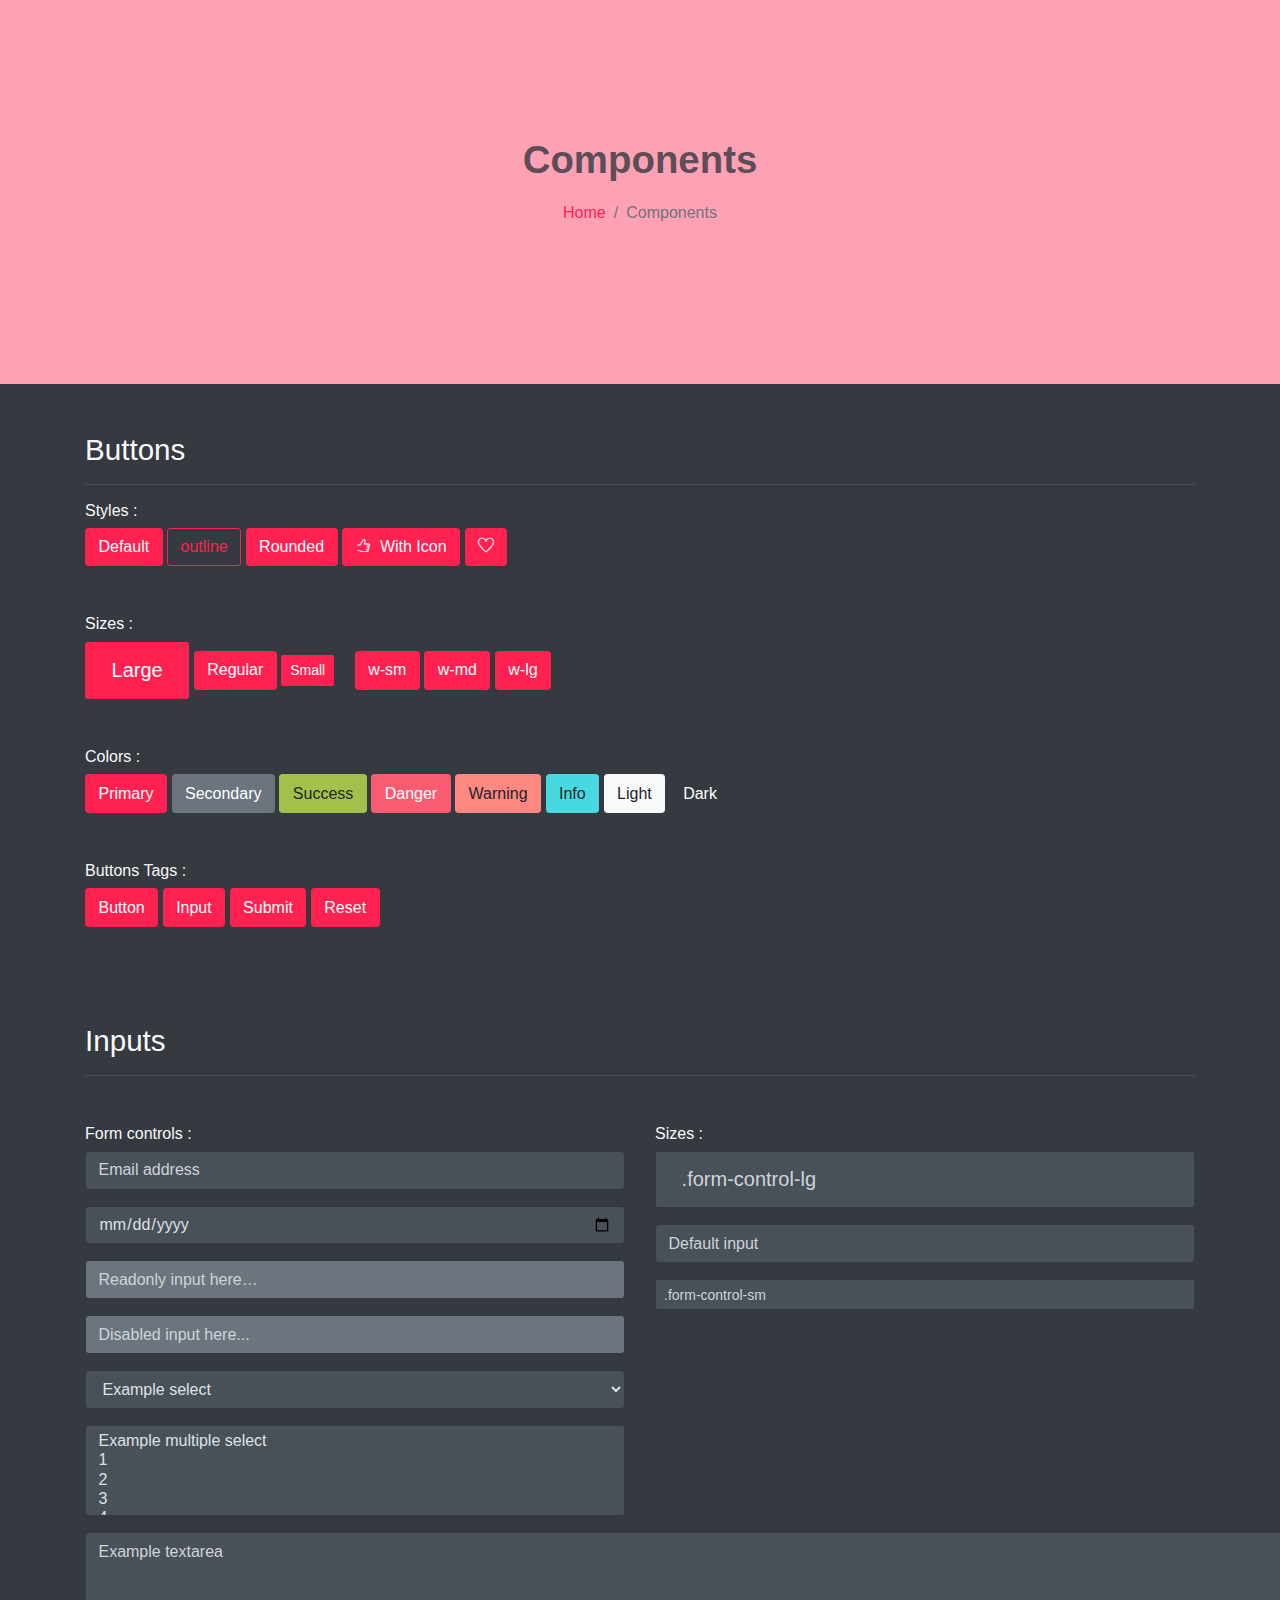
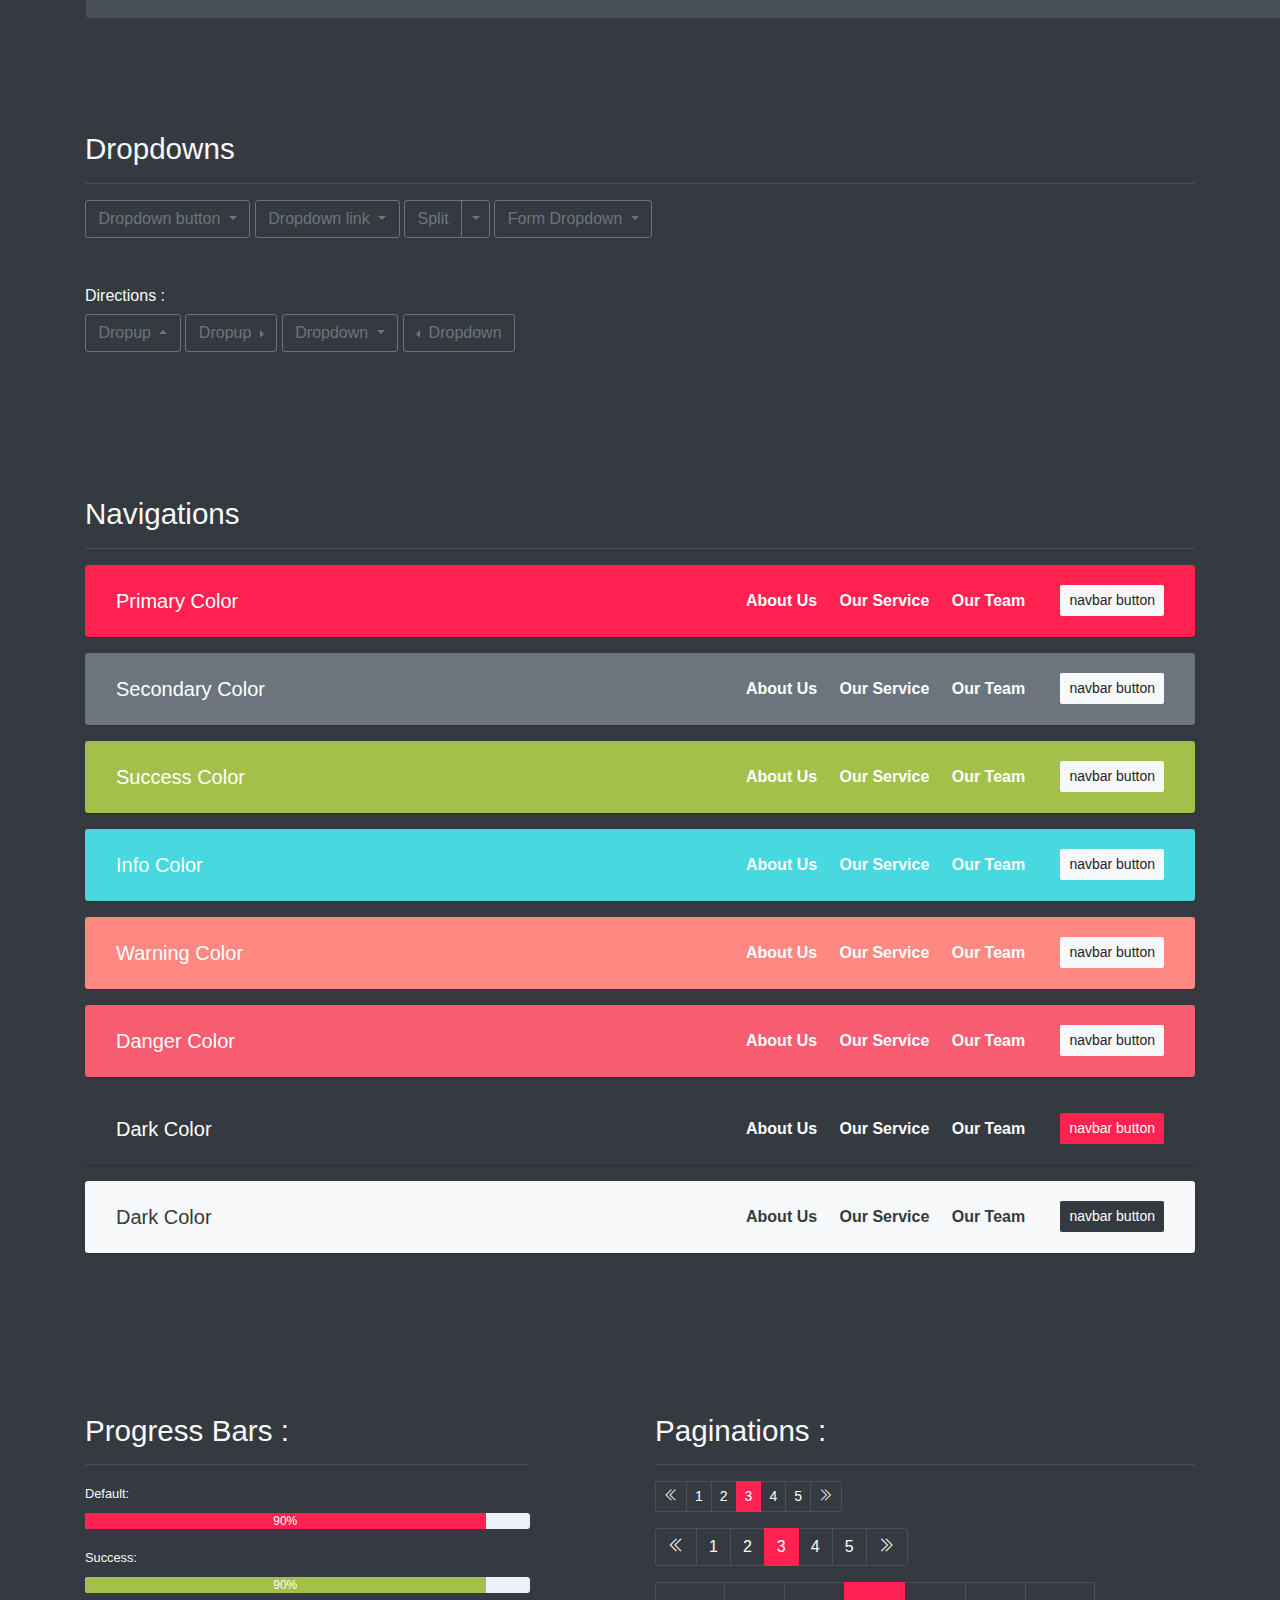
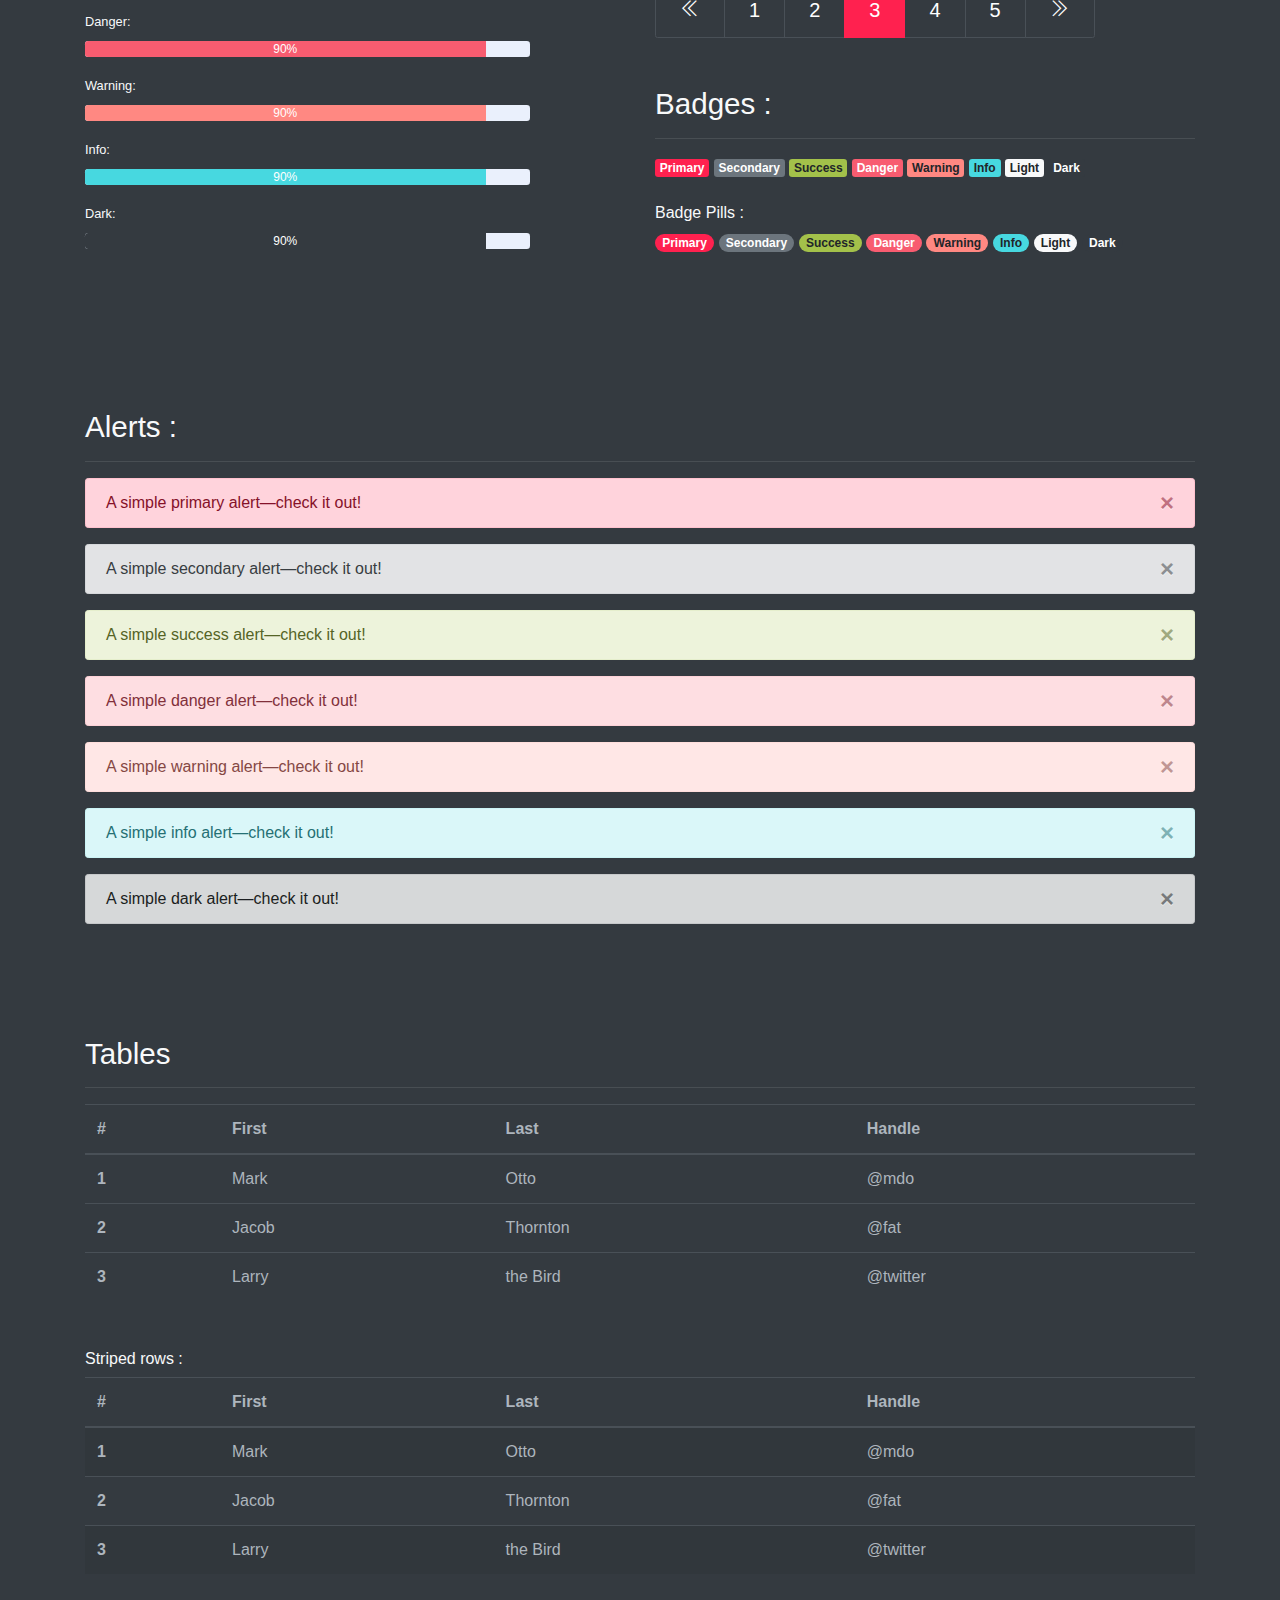
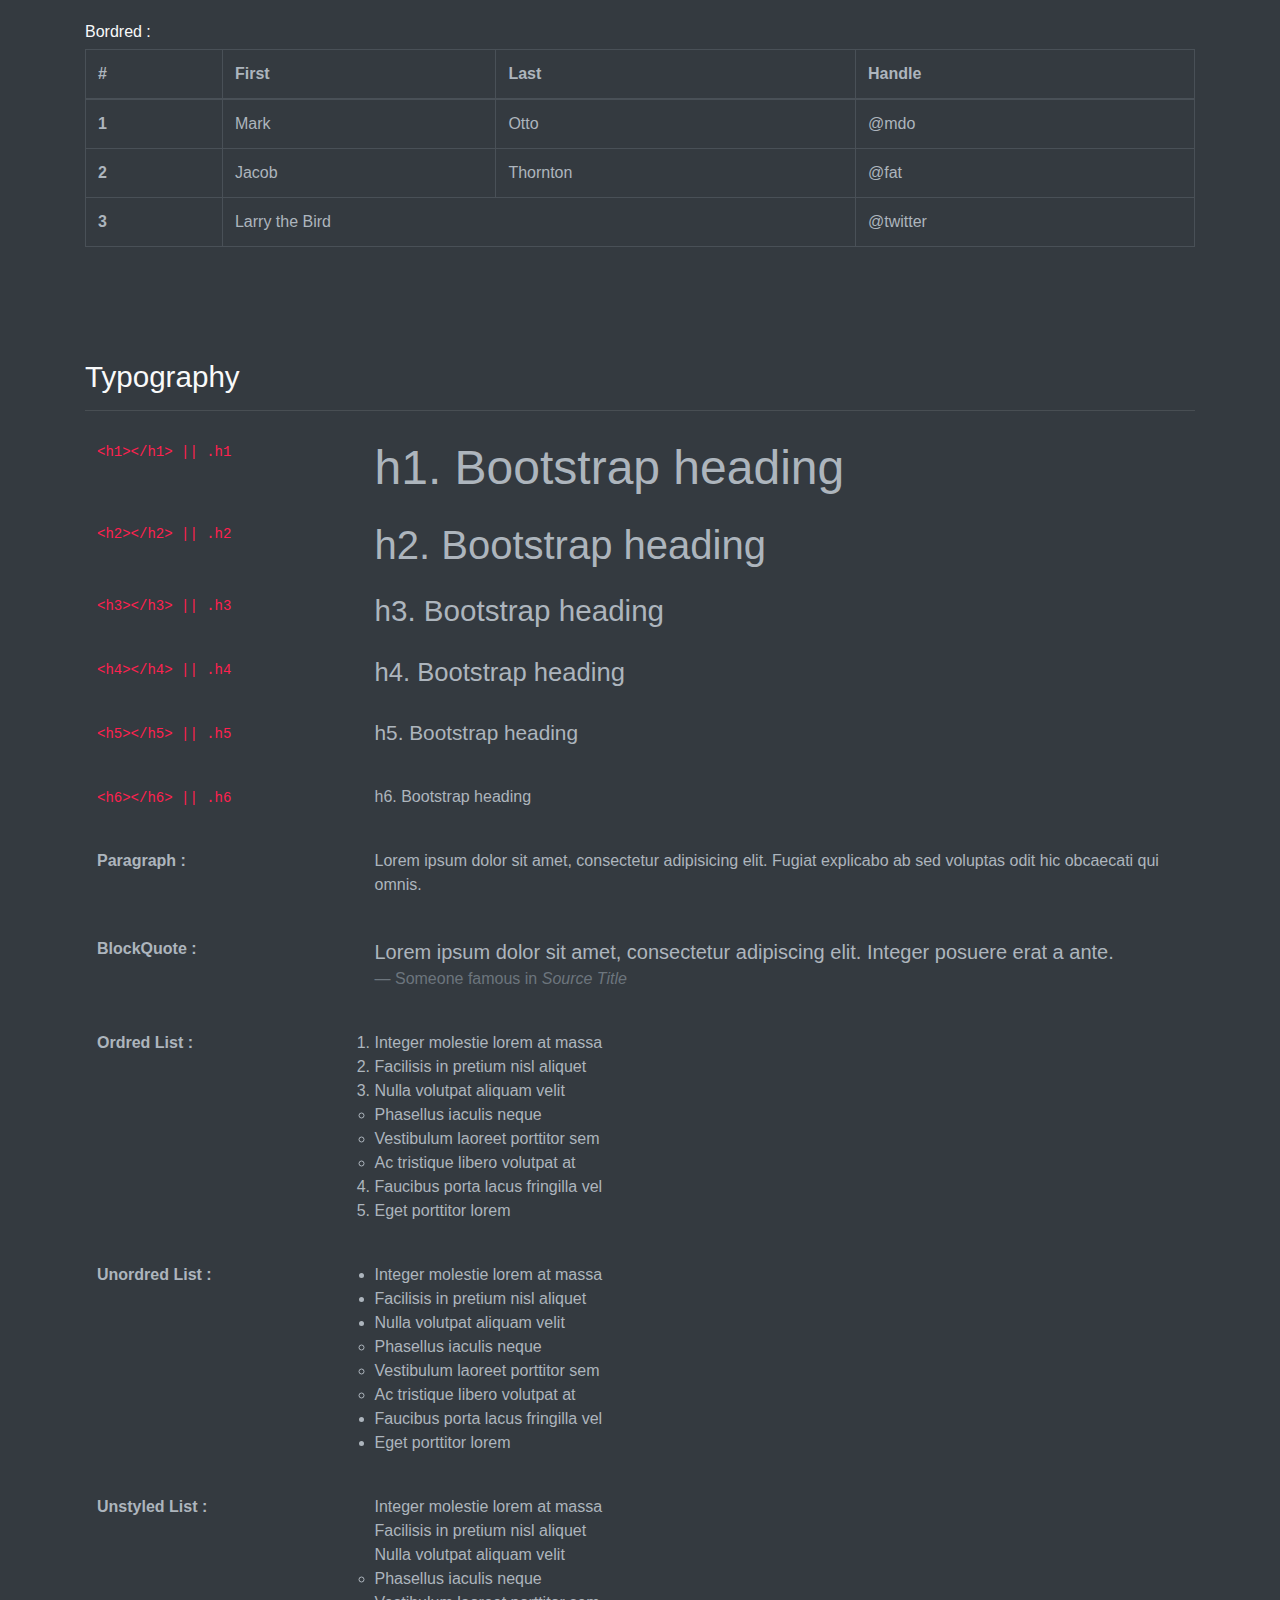
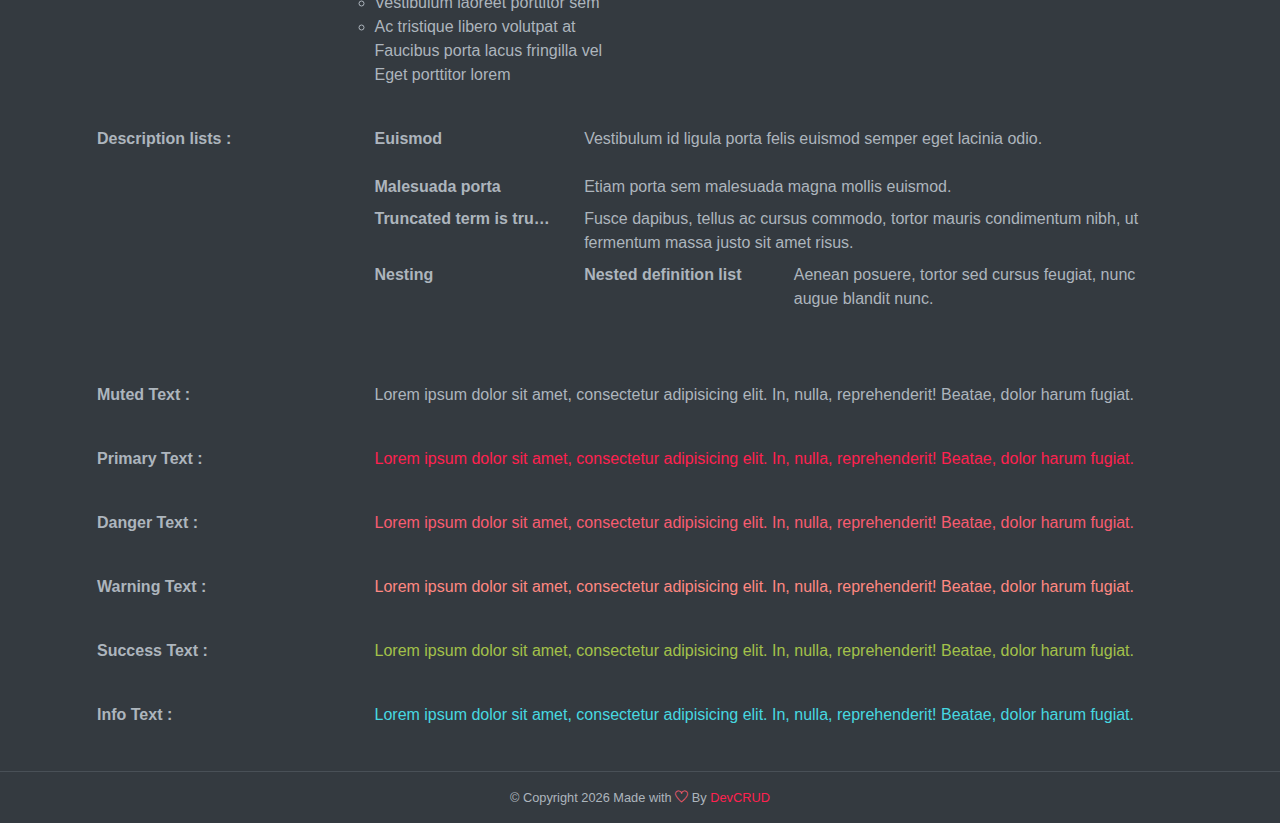
<file: components.html>
<!DOCTYPE html>
<html lang="en">
<head>
   <meta charset="utf-8">
    <meta name="viewport" content="width=device-width, initial-scale=1, shrink-to-fit=no">
    <meta name="description" content="Start your development with FoodHut landing page.">
    <meta name="author" content="Devcrud">
    <title>FoodHut | Free Bootstrap 4.3.x template</title>

   <!-- font icons -->
   <link rel="stylesheet" href="assets/vendors/themify-icons/css/themify-icons.css">

   <!-- Bootstrap + Steller  -->
   <link rel="stylesheet" href="assets/css/foodhut.css">
</head>
<body>

   <!-- Page Header -->
   <header class="header header-mini"> 
      <div class="header-title">Components</div> 
      <nav aria-label="breadcrumb">
         <ol class="breadcrumb">
            <li class="breadcrumb-item"><a href="/">Home</a></li>
            <li class="breadcrumb-item active" aria-current="page">Components</li>
         </ol>
      </nav>
   </header> <!-- End Of Page Header -->

   <!-- main content -->
   <div class="container">

      <!-- Buttons -->
      <h3 class="mt-5">Buttons</h3>
      <hr>
      <h6 class="section-secondary-title">Styles :</h6>
      <button class="btn btn-primary">Default</button>
      <button class="btn btn-outline-primary">outline</button>
      <button class="btn btn-primary rounded">Rounded</button>
      <button class="btn btn-primary rounded"><i class="ti-thumb-up pr-1"></i> With Icon</button>
      <button class="btn btn-primary circle"><i class="ti-heart"></i></button>

      <h6 class="section-secondary-title mt-5">Sizes :</h6>
      <button class="btn btn-primary btn-lg">Large</button>
      <button class="btn btn-primary ">Regular</button>
      <button class="btn btn-primary btn-sm">Small</button>
      <button class="btn btn-primary w-sm ml-3">w-sm</button>
      <button class="btn btn-primary w-md">w-md</button>
      <button class="btn btn-primary w-lg">w-lg</button>

      <h6 class="section-secondary-title mt-5">Colors :</h6>          
      <button type="button" class="btn btn-primary">Primary</button>
      <button type="button" class="btn btn-secondary">Secondary</button>
      <button type="button" class="btn btn-success">Success</button>
      <button type="button" class="btn btn-danger">Danger</button>
      <button type="button" class="btn btn-warning">Warning</button>
      <button type="button" class="btn btn-info">Info</button>
      <button type="button" class="btn btn-light">Light</button>
      <button type="button" class="btn btn-dark">Dark</button>

      <h6 class="section-secondary-title mt-5">Buttons Tags :</h6>
      <button class="btn btn-primary" type="submit">Button</button>
      <input class="btn btn-primary" type="button" value="Input">
      <input class="btn btn-primary" type="submit" value="Submit">
      <input class="btn btn-primary" type="reset" value="Reset">
      
      <!-- devider -->
      <div class="py-5"></div>

      <!-- Inputs -->
      <h3>Inputs</h3>
      <hr>
      <div class="row mt-5">
         <div class="col-md-6">
            <h6 class="section-secondary-title">Form controls :</h6>        
            <div class="form-group">
               <input type="email" class="form-control" id="exampleFormControlInput1" placeholder="Email address">
            </div>
            <div class="form-group">
               <input type="date" class="form-control" id="exampleFormControlInput1" placeholder="Date">
            </div>
            <div class="form-group">
               <input class="form-control" type="text" placeholder="Readonly input here…" readonly>
            </div>
            <div class="form-group">
               <input class="form-control" id="disabledInput" type="text" placeholder="Disabled input here..." disabled>
            </div>
            <div class="form-group">
               <select class="form-control" id="exampleFormControlSelect1">
                  <option>Example select</option>
                  <option>1</option>
                  <option>2</option>
                  <option>3</option>
                  <option>4</option>
                  <option>5</option>
               </select>
            </div>
            <div class="form-group">
               <select multiple class="form-control" id="exampleFormControlSelect2">
                  <option>Example multiple select</option>
                  <option>1</option>
                  <option>2</option>
                  <option>3</option>
                  <option>4</option>
                  <option>5</option>
               </select>
            </div>
            <div class="form-group">
               <textarea class="form-control" id="exampleFormControlTextarea1" rows="3" placeholder="Example textarea"></textarea>
            </div>
         </div>
         <div class="col-md-6">
            <h6 class="section-secondary-title">Sizes :</h6>    
            <div class="form-group">
               <input class="form-control form-control-lg" type="text" placeholder=".form-control-lg">             
            </div>
            <div class="form-group">
               <input class="form-control" type="text" placeholder="Default input">
            </div>
            <div class="form-group">
               <input class="form-control form-control-sm" type="text" placeholder=".form-control-sm"> 
            </div>
         </div>
      </div> <!-- end of inputs -->   

      <!-- devider -->
      <div class="py-5"></div>             

      <!-- Dropdowns -->
      <h3 class="components-section-title font-weight-normal">Dropdowns</h3>
      <hr>
      <div class="dropdown d-inline-block">
         <button class="btn btn-outline-secondary dropdown-toggle" type="button" id="dropdownMenuButton" data-toggle="dropdown" aria-haspopup="true" aria-expanded="false">
         Dropdown button
         </button>
         <div class="dropdown-menu" aria-labelledby="dropdownMenuButton">
         <a class="dropdown-item" href="#">Action</a>
         <a class="dropdown-item" href="#">Another action</a>
         <a class="dropdown-item" href="#">Something else here</a>
         </div>
      </div>
      <div class="dropdown d-inline-block">
         <a class="btn btn-outline-secondary dropdown-toggle" href="#" role="button" id="dropdownMenuLink" data-toggle="dropdown" aria-haspopup="true" aria-expanded="false">
            Dropdown link
         </a>
         <div class="dropdown-menu" aria-labelledby="dropdownMenuLink">
            <a class="dropdown-item" href="#">Action</a>
            <a class="dropdown-item" href="#">Another action</a>
            <a class="dropdown-item" href="#">Something else here</a>
         </div>
      </div>
      <div class="btn-group">
         <button type="button" class="btn btn-outline-secondary">Split</button>
         <button type="button" class="btn btn-outline-secondary dropdown-toggle dropdown-toggle-split" data-toggle="dropdown" aria-haspopup="true" aria-expanded="false">
         <span class="sr-only">Toggle Dropdown</span>
         </button>
         <div class="dropdown-menu">
            <a class="dropdown-item" href="#">Action</a>
            <a class="dropdown-item" href="#">Another action</a>
            <a class="dropdown-item" href="#">Something else here</a>
            <div class="dropdown-divider"></div>
            <a class="dropdown-item" href="#">Separated link</a>
         </div>
      </div>
      <div class="btn-group">
         <button class="btn btn-outline-secondary dropdown-toggle" type="button" id="dropdownMenuButton" data-toggle="dropdown" aria-haspopup="true" aria-expanded="false">
            Form Dropdown
         </button>
         <div class="dropdown-menu form">
            <form class="px-4 py-3">
               <div class="form-group">
                  <input type="email" class="form-control" id="exampleDropdownFormEmail1" placeholder="email@example.com">
               </div>
               <div class="form-group">
                  <input type="password" class="form-control" id="exampleDropdownFormPassword1" placeholder="Password">
               </div>
               <div class="form-check mb-3">
                  <input type="checkbox" class="form-check-input" id="dropdownCheck">
                  <label class="form-check-label" for="dropdownCheck">
                     Remember me
                  </label>
               </div>
               <button type="submit" class="btn btn-primary btn-block">Sign in</button>
            </form>
            <div class="dropdown-divider"></div>
            <a class="dropdown-item" href="#"><small>New around here? Sign up</small></a>
            <a class="dropdown-item" href="#"><small>Forgot password?</small></a>
         </div>
      </div>       
      <h6 class="section-secondary-title mt-5">Directions :</h6>  
      <div class="btn-group dropup">
         <button type="button" class="btn btn-outline-secondary dropdown-toggle" data-toggle="dropdown" aria-haspopup="true" aria-expanded="false">
            Dropup
         </button>
         <div class="dropdown-menu">
            <a class="dropdown-item" href="#">Action</a>
            <a class="dropdown-item" href="#">Another action</a>
            <a class="dropdown-item" href="#">Something else here</a>
            <div class="dropdown-divider"></div>
            <a class="dropdown-item" href="#">Separated link</a>
         </div>
      </div>
      <div class="btn-group dropright">
         <button type="button" class="btn btn-outline-secondary dropdown-toggle" data-toggle="dropdown" aria-haspopup="true" aria-expanded="false">
            Dropup
         </button>
         <div class="dropdown-menu">
            <a class="dropdown-item" href="#">Action</a>
            <a class="dropdown-item" href="#">Another action</a>
            <a class="dropdown-item" href="#">Something else here</a>
            <div class="dropdown-divider"></div>
            <a class="dropdown-item" href="#">Separated link</a>
         </div>
      </div>
      <div class="btn-group">
         <button type="button" class="btn btn-outline-secondary dropdown-toggle" data-toggle="dropdown" aria-haspopup="true" aria-expanded="false">
            Dropdown
         </button>
         <div class="dropdown-menu">
            <a class="dropdown-item" href="#">Action</a>
            <a class="dropdown-item" href="#">Another action</a>
            <a class="dropdown-item" href="#">Something else here</a>
            <div class="dropdown-divider"></div>
            <a class="dropdown-item" href="#">Separated link</a>
         </div>
      </div>
      <div class="btn-group dropleft">
         <button type="button" class="btn btn-outline-secondary dropdown-toggle" data-toggle="dropdown" aria-haspopup="true" aria-expanded="false">
            Dropdown
         </button>
         <div class="dropdown-menu">
            <a class="dropdown-item" href="#">Action</a>
            <a class="dropdown-item" href="#">Another action</a>
            <a class="dropdown-item" href="#">Something else here</a>
            <div class="dropdown-divider"></div>
            <a class="dropdown-item" href="#">Separated link</a>
         </div>
      </div> <!-- end of Dropdowns -->  

      <!-- devider -->
      <div class="py-5"></div>   

      <!-- navbars -->
      <h3 class="components-section-title font-weight-normal mt-5">Navigations</h3>
      <hr>
      <nav class="navbar navbar-expand-sm navbar-dark bg-primary rounded shadow mb-3">
         <div class="container">
            <a class="navbar-brand" href="#">Primary Color</a>
            <button class="navbar-toggler ml-auto" type="button" data-toggle="collapse" data-target="#navbarSupportedContent" aria-controls="navbarSupportedContent" aria-expanded="false" aria-label="Toggle navigation">
            <span class="navbar-toggler-icon"></span>
            </button>
            <div class="collapse navbar-collapse" id="navbarSupportedContent">
               <ul class="navbar-nav ml-auto"> 
                  <li class="nav-item">
                     <a class="nav-link" href="#about">About Us</a>
                  </li>
                  <li class="nav-item">
                     <a class="nav-link" href="#service">Our Service</a>
                  </li>
                  <li class="nav-item">
                     <a class="nav-link" href="#team">Our Team</a>
                  </li>
                  <li class="nav-item">
                     <a href="#book-table" class="ml-4 mt-1 btn btn-light btn-sm">navbar button</a>
                  </li>
               </ul>                       
            </div>
         </div>
      </nav>
      <nav class="navbar navbar-expand-sm navbar-dark bg-secondary rounded shadow mb-3">
         <div class="container">
            <a class="navbar-brand" href="#">Secondary Color</a>
            <button class="navbar-toggler ml-auto" type="button" data-toggle="collapse" data-target="#navbarSupportedContent" aria-controls="navbarSupportedContent" aria-expanded="false" aria-label="Toggle navigation">
            <span class="navbar-toggler-icon"></span>
            </button>
            <div class="collapse navbar-collapse" id="navbarSupportedContent">
               <ul class="navbar-nav ml-auto"> 
                  <li class="nav-item">
                     <a class="nav-link" href="#about">About Us</a>
                  </li>
                  <li class="nav-item">
                     <a class="nav-link" href="#service">Our Service</a>
                  </li>
                  <li class="nav-item">
                     <a class="nav-link" href="#team">Our Team</a>
                  </li>
                  <li class="nav-item">
                     <a href="#book-table" class="ml-4 mt-1 btn btn-light btn-sm">navbar button</a>
                  </li>
               </ul>                       
            </div>
         </div>
      </nav>
      <nav class="navbar navbar-expand-sm navbar-dark bg-success rounded shadow mb-3">
         <div class="container">
            <a class="navbar-brand" href="#">Success Color</a>
            <button class="navbar-toggler ml-auto" type="button" data-toggle="collapse" data-target="#navbarSupportedContent" aria-controls="navbarSupportedContent" aria-expanded="false" aria-label="Toggle navigation">
            <span class="navbar-toggler-icon"></span>
            </button>
            <div class="collapse navbar-collapse" id="navbarSupportedContent">
               <ul class="navbar-nav ml-auto"> 
                  <li class="nav-item">
                     <a class="nav-link" href="#about">About Us</a>
                  </li>
                  <li class="nav-item">
                     <a class="nav-link" href="#service">Our Service</a>
                  </li>
                  <li class="nav-item">
                     <a class="nav-link" href="#team">Our Team</a>
                  </li>
                  <li class="nav-item">
                     <a href="#book-table" class="ml-4 mt-1 btn btn-light btn-sm">navbar button</a>
                  </li>
               </ul>                       
            </div>
         </div>
      </nav>
      <nav class="navbar navbar-expand-sm navbar-dark bg-info rounded shadow mb-3">
         <div class="container">
            <a class="navbar-brand" href="#">Info Color</a>
            <button class="navbar-toggler ml-auto" type="button" data-toggle="collapse" data-target="#navbarSupportedContent" aria-controls="navbarSupportedContent" aria-expanded="false" aria-label="Toggle navigation">
            <span class="navbar-toggler-icon"></span>
            </button>
            <div class="collapse navbar-collapse" id="navbarSupportedContent">
               <ul class="navbar-nav ml-auto"> 
                  <li class="nav-item">
                     <a class="nav-link" href="#about">About Us</a>
                  </li>
                  <li class="nav-item">
                     <a class="nav-link" href="#service">Our Service</a>
                  </li>
                  <li class="nav-item">
                     <a class="nav-link" href="#team">Our Team</a>
                  </li>
                  <li class="nav-item">
                     <a href="#book-table" class="ml-4 mt-1 btn btn-light btn-sm">navbar button</a>
                  </li>
               </ul>                       
            </div>
         </div>
      </nav>
      <nav class="navbar navbar-expand-sm navbar-dark bg-warning rounded shadow mb-3">
         <div class="container">
            <a class="navbar-brand" href="#">Warning Color</a>
            <button class="navbar-toggler ml-auto" type="button" data-toggle="collapse" data-target="#navbarSupportedContent" aria-controls="navbarSupportedContent" aria-expanded="false" aria-label="Toggle navigation">
            <span class="navbar-toggler-icon"></span>
            </button>
            <div class="collapse navbar-collapse" id="navbarSupportedContent">
               <ul class="navbar-nav ml-auto"> 
                  <li class="nav-item">
                     <a class="nav-link" href="#about">About Us</a>
                  </li>
                  <li class="nav-item">
                     <a class="nav-link" href="#service">Our Service</a>
                  </li>
                  <li class="nav-item">
                     <a class="nav-link" href="#team">Our Team</a>
                  </li>
                  <li class="nav-item">
                     <a href="#book-table" class="ml-4 mt-1 btn btn-light btn-sm">navbar button</a>
                  </li>
               </ul>                       
            </div>
         </div>
      </nav>
      <nav class="navbar navbar-expand-sm navbar-dark bg-danger rounded shadow mb-3">
         <div class="container">
            <a class="navbar-brand" href="#">Danger Color</a>
            <button class="navbar-toggler ml-auto" type="button" data-toggle="collapse" data-target="#navbarSupportedContent" aria-controls="navbarSupportedContent" aria-expanded="false" aria-label="Toggle navigation">
            <span class="navbar-toggler-icon"></span>
            </button>
            <div class="collapse navbar-collapse" id="navbarSupportedContent">
               <ul class="navbar-nav ml-auto"> 
                  <li class="nav-item">
                     <a class="nav-link" href="#about">About Us</a>
                  </li>
                  <li class="nav-item">
                     <a class="nav-link" href="#service">Our Service</a>
                  </li>
                  <li class="nav-item">
                     <a class="nav-link" href="#team">Our Team</a>
                  </li>
                  <li class="nav-item">
                     <a href="#book-table" class="ml-4 mt-1 btn btn-light btn-sm">navbar button</a>
                  </li>
               </ul>                       
            </div>
         </div>
      </nav>
      <nav class="navbar navbar-expand-sm navbar-dark bg-dark rounded shadow mb-3">
         <div class="container">
            <a class="navbar-brand" href="#">Dark Color</a>
            <button class="navbar-toggler ml-auto" type="button" data-toggle="collapse" data-target="#navbarSupportedContent" aria-controls="navbarSupportedContent" aria-expanded="false" aria-label="Toggle navigation">
            <span class="navbar-toggler-icon"></span>
            </button>
            <div class="collapse navbar-collapse" id="navbarSupportedContent">
               <ul class="navbar-nav ml-auto"> 
                  <li class="nav-item">
                     <a class="nav-link" href="#about">About Us</a>
                  </li>
                  <li class="nav-item">
                     <a class="nav-link" href="#service">Our Service</a>
                  </li>
                  <li class="nav-item">
                     <a class="nav-link" href="#team">Our Team</a>
                  </li>
                  <li class="nav-item">
                     <a href="#book-table" class="ml-4 mt-1 btn btn-primary btn-sm">navbar button</a>
                  </li>
               </ul>                       
            </div>
         </div>
      </nav>
      <nav class="navbar navbar-expand-sm navbar-light bg-light rounded shadow mb-3">
         <div class="container">
            <a class="navbar-brand" href="#">Dark Color</a>
            <button class="navbar-toggler ml-auto" type="button" data-toggle="collapse" data-target="#navbarSupportedContent" aria-controls="navbarSupportedContent" aria-expanded="false" aria-label="Toggle navigation">
            <span class="navbar-toggler-icon"></span>
            </button>
            <div class="collapse navbar-collapse" id="navbarSupportedContent">
               <ul class="navbar-nav ml-auto"> 
                  <li class="nav-item">
                     <a class="nav-link" href="#about">About Us</a>
                  </li>
                  <li class="nav-item">
                     <a class="nav-link" href="#service">Our Service</a>
                  </li>
                  <li class="nav-item">
                     <a class="nav-link" href="#team">Our Team</a>
                  </li>
                  <li class="nav-item">
                     <a href="#book-table" class="ml-4 mt-1 btn btn-dark btn-sm">navbar button</a>
                  </li>
               </ul>                       
            </div>
         </div>
      </nav>
      <!-- End of navbars -->

      <!-- devider -->
      <div class="py-5"></div>   
      
      <!-- progress bars -->
      <div class="row justify-content-between">
         <div class="col-md-5">
            <h3 class="components-section-title font-weight-normal mt-5">Progress Bars :</h3>
            <hr>
            <small>Default: </small>
            <div class="progress mt-2 mb-3">
               <div class="progress-bar" role="progressbar" style="width: 90%" aria-valuenow="25" aria-valuemin="0" aria-valuemax="100"><span>90%</span></div>
            </div>
            <small>Success:</small>
            <div class="progress mt-2 mb-3">
               <div class="progress-bar bg-success" role="progressbar" style="width: 90%" aria-valuenow="25" aria-valuemin="0" aria-valuemax="100"><span>90%</span></div>
            </div>
            <small>Danger:</small>
            <div class="progress mt-2 mb-3">
               <div class="progress-bar bg-danger" role="progressbar" style="width: 90%" aria-valuenow="25" aria-valuemin="0" aria-valuemax="100"><span>90%</span></div>
            </div>
            <small>Warning:</small>
            <div class="progress mt-2 mb-3">
               <div class="progress-bar bg-warning" role="progressbar" style="width: 90%" aria-valuenow="25" aria-valuemin="0" aria-valuemax="100"><span>90%</span></div>
            </div>
            <small>Info:</small>
            <div class="progress mt-2 mb-3">
               <div class="progress-bar bg-info" role="progressbar" style="width: 90%" aria-valuenow="25" aria-valuemin="0" aria-valuemax="100"><span>90%</span></div>
            </div>
            <small>Dark:</small>
            <div class="progress mt-2 mb-3">
               <div class="progress-bar bg-dark" role="progressbar" style="width: 90%" aria-valuenow="25" aria-valuemin="0" aria-valuemax="100"><span>90%</span></div>
            </div>
         </div>
         <div class="col-md-6">
            <h3 class="components-section-title font-weight-normal mt-5">Paginations :</h3>
            <hr>
            <nav aria-label="Page navigation example">
               <ul class="pagination pagination-sm">
                  <li class="page-item"><a class="page-link" href="#"><i class="ti-angle-double-left"></i></a></li>
                  <li class="page-item"><a class="page-link" href="#">1</a></li>
                  <li class="page-item"><a class="page-link" href="#">2</a></li>
                  <li class="page-item active"><a class="page-link" href="#">3</a></li>
                  <li class="page-item"><a class="page-link" href="#">4</a></li>
                  <li class="page-item"><a class="page-link" href="#">5</a></li>
                  <li class="page-item"><a class="page-link" href="#"><i class="ti-angle-double-right"></i></a></li>
               </ul>
            </nav>
            <nav aria-label="Page navigation example">
               <ul class="pagination">
               <li class="page-item"><a class="page-link" href="#"><i class="ti-angle-double-left"></i></a></li>
                  <li class="page-item"><a class="page-link" href="#">1</a></li>
                  <li class="page-item"><a class="page-link" href="#">2</a></li>
                  <li class="page-item active"><a class="page-link" href="#">3</a></li>
                  <li class="page-item"><a class="page-link" href="#">4</a></li>
                  <li class="page-item"><a class="page-link" href="#">5</a></li>
                  <li class="page-item"><a class="page-link" href="#"><i class="ti-angle-double-right"></i></a></li>
               </ul>
            </nav>
            <nav aria-label="Page navigation example">
               <ul class="pagination pagination-lg">
                  <li class="page-item"><a class="page-link" href="#"><i class="ti-angle-double-left"></i></a></li>
                  <li class="page-item"><a class="page-link" href="#">1</a></li>
                  <li class="page-item"><a class="page-link" href="#">2</a></li>
                  <li class="page-item active"><a class="page-link" href="#">3</a></li>
                  <li class="page-item"><a class="page-link" href="#">4</a></li>
                  <li class="page-item"><a class="page-link" href="#">5</a></li>
                  <li class="page-item"><a class="page-link" href="#"><i class="ti-angle-double-right"></i></a></li>
               </ul>
            </nav>

            <!-- Badges -->
            <h3 class="components-section-title font-weight-normal mt-5">Badges :</h3>
            <hr>
            <span class="badge badge-primary">Primary</span>
            <span class="badge badge-secondary">Secondary</span>
            <span class="badge badge-success">Success</span>
            <span class="badge badge-danger">Danger</span>
            <span class="badge badge-warning">Warning</span>
            <span class="badge badge-info">Info</span>
            <span class="badge badge-light">Light</span>
            <span class="badge badge-dark">Dark</span>
            <h6 class="section-secondary-title mt-4 mb-2">Badge Pills :</h6>
            <span class="badge badge-pill badge-primary">Primary</span>
            <span class="badge badge-pill badge-secondary">Secondary</span>
            <span class="badge badge-pill badge-success">Success</span>
            <span class="badge badge-pill badge-danger">Danger</span>
            <span class="badge badge-pill badge-warning">Warning</span>
            <span class="badge badge-pill badge-info">Info</span>
            <span class="badge badge-pill badge-light">Light</span>
            <span class="badge badge-pill badge-dark">Dark</span>
         </div>
      </div> <!-- End of Progress bars -->

      <!-- devider -->
      <div class="py-5"></div>  

      <!-- Alerts -->
      <h3 class="components-section-title font-weight-normal mt-5">Alerts :</h3>
      <hr>
      <div class="alert alert-primary alert-dismissible fade show" role="alert">
         A simple primary alert—check it out!
         <button type="button" class="close" data-dismiss="alert" aria-label="Close">
            <span aria-hidden="true">&times;</span>
         </button>
      </div>
      <div class="alert alert-secondary alert-dismissible fade show" role="alert">
         A simple secondary alert—check it out!
         <button type="button" class="close" data-dismiss="alert" aria-label="Close">
            <span aria-hidden="true">&times;</span>
         </button>
      </div>
      <div class="alert alert-success alert-dismissible fade show" role="alert">
         A simple success alert—check it out!
         <button type="button" class="close" data-dismiss="alert" aria-label="Close">
            <span aria-hidden="true">&times;</span>
         </button>
      </div>
      <div class="alert alert-danger alert-dismissible fade show" role="alert">
         A simple danger alert—check it out!
         <button type="button" class="close" data-dismiss="alert" aria-label="Close">
            <span aria-hidden="true">&times;</span>
         </button>
      </div>
      <div class="alert alert-warning alert-dismissible fade show" role="alert">
         A simple warning alert—check it out!
         <button type="button" class="close" data-dismiss="alert" aria-label="Close">
            <span aria-hidden="true">&times;</span>
         </button>
      </div>
      <div class="alert alert-info alert-dismissible fade show" role="alert">
         A simple info alert—check it out!
         <button type="button" class="close" data-dismiss="alert" aria-label="Close">
            <span aria-hidden="true">&times;</span>
         </button>
      </div>
      <div class="alert alert-dark alert-dismissible fade show" role="alert">
         A simple dark alert—check it out!
         <button type="button" class="close" data-dismiss="alert" aria-label="Close">
            <span aria-hidden="true">&times;</span>
         </button>
      </div>
      <!-- end of alerts -->

      <!-- devider -->
      <div class="py-5"></div> 
   
      <!-- tables -->
      <h3 class="components-section-title">Tables</h3>
      <hr>
      <table class="table">
         <thead>
            <tr>
               <th scope="col">#</th>
               <th scope="col">First</th>
               <th scope="col">Last</th>
               <th scope="col">Handle</th>
            </tr>
         </thead>
         <tbody>
            <tr>
               <th scope="row">1</th>
               <td>Mark</td>
               <td>Otto</td>
               <td>@mdo</td>
            </tr>
            <tr>
               <th scope="row">2</th>
               <td>Jacob</td>
               <td>Thornton</td>
               <td>@fat</td>
            </tr>
            <tr>
               <th scope="row">3</th>
               <td>Larry</td>
               <td>the Bird</td>
               <td>@twitter</td>
            </tr>
         </tbody>
      </table>

      <h6 class="section-secondary-title mt-5">Striped rows :</h6>
      <table class="table table-striped">
         <thead>
            <tr>
               <th scope="col">#</th>
               <th scope="col">First</th>
               <th scope="col">Last</th>
               <th scope="col">Handle</th>
            </tr>
         </thead>
         <tbody>
            <tr>
               <th scope="row">1</th>
               <td>Mark</td>
               <td>Otto</td>
               <td>@mdo</td>
            </tr>
            <tr>
               <th scope="row">2</th>
               <td>Jacob</td>
               <td>Thornton</td>
               <td>@fat</td>
            </tr>
            <tr>
               <th scope="row">3</th>
               <td>Larry</td>
               <td>the Bird</td>
               <td>@twitter</td>
            </tr>
         </tbody>
      </table>

      <h6 class="section-secondary-title mt-5">Bordred :</h6>
      <table class="table table-bordered">
         <thead>
            <tr>
               <th scope="col">#</th>
               <th scope="col">First</th>
               <th scope="col">Last</th>
               <th scope="col">Handle</th>
            </tr>
         </thead>
         <tbody>
            <tr>
               <th scope="row">1</th>
               <td>Mark</td>
               <td>Otto</td>
               <td>@mdo</td>
            </tr>
            <tr>
               <th scope="row">2</th>
               <td>Jacob</td>
               <td>Thornton</td>
               <td>@fat</td>
            </tr>
            <tr>
               <th scope="row">3</th>
               <td colspan="2">Larry the Bird</td>
               <td>@twitter</td>
            </tr>
         </tbody>
      </table>
      <!-- end of tables -->

      <!-- devider -->
      <div class="py-5"></div> 

      <!-- typography -->
      <h3 class="components-section-title">Typography</h3>
      <hr>
      
      <table class="table table-borderless v-align-center">
         <tbody>
            <tr>
               <td>
                  <p><code class="highlighter-rouge">&lt;h1&gt;&lt;/h1&gt; || .h1</code></p>
               </td>
               <td class="w-75"><span class="h1">h1. Bootstrap heading</span></td>
            </tr>
            <tr>
               <td>
                  <p><code class="highlighter-rouge">&lt;h2&gt;&lt;/h2&gt; || .h2</code></p>
               </td>
               <td><span class="h2">h2. Bootstrap heading</span></td>
            </tr>
            <tr>
               <td>
                  <p><code class="highlighter-rouge">&lt;h3&gt;&lt;/h3&gt; || .h3</code></p>
               </td>
               <td><span class="h3">h3. Bootstrap heading</span></td>
            </tr>
            <tr>
               <td>
                  <p><code class="highlighter-rouge">&lt;h4&gt;&lt;/h4&gt; || .h4</code></p>
               </td>
               <td><span class="h4">h4. Bootstrap heading</span></td>
            </tr>
            <tr>
               <td>
                  <p><code class="highlighter-rouge">&lt;h5&gt;&lt;/h5&gt; || .h5</code></p>
               </td>
               <td><span class="h5">h5. Bootstrap heading</span></td>
            </tr>
            <tr>
               <td>
                  <p><code class="highlighter-rouge">&lt;h6&gt;&lt;/h6&gt; || .h6</code></p>
               </td>
               <td><span class="h6">h6. Bootstrap heading</span></td>
            </tr>
            <tr>
               <td>
                  <p class="font-weight-bold text-muted">Paragraph :</p>
               </td>
               <td><p>Lorem ipsum dolor sit amet, consectetur adipisicing elit. Fugiat explicabo ab sed voluptas odit hic obcaecati qui omnis.</p></td>
            </tr>
            <tr>
               <td>
                  <p class="font-weight-bold text-muted">BlockQuote :</p>
               </td>
               <td>
                  <blockquote class="blockquote">
                     <p class="mb-0">Lorem ipsum dolor sit amet, consectetur adipiscing elit. Integer posuere erat a ante.</p>
                     <footer class="blockquote-footer">Someone famous in <cite title="Source Title">Source Title</cite></footer>
                  </blockquote>
               </td>
            </tr>
            <tr>
               <td><p class="font-weight-bold text-muted">Ordred List :</p></td>
               <td>
                  <ol>
                     <li>Integer molestie lorem at massa</li>
                     <li>Facilisis in pretium nisl aliquet</li>
                     <li>Nulla volutpat aliquam velit
                        <ul>
                           <li>Phasellus iaculis neque</li>
                           <li>Vestibulum laoreet porttitor sem</li>
                           <li>Ac tristique libero volutpat at</li>
                        </ul>
                     </li>
                     <li>Faucibus porta lacus fringilla vel</li>
                     <li>Eget porttitor lorem</li>
                  </ol>
               </td>
            </tr>
            <tr>
               <td><p class="font-weight-bold text-muted">Unordred List :</p></td>
               <td>
                  <ul >
                     <li>Integer molestie lorem at massa</li>
                     <li>Facilisis in pretium nisl aliquet</li>
                     <li>Nulla volutpat aliquam velit
                        <ul>
                           <li>Phasellus iaculis neque</li>
                           <li>Vestibulum laoreet porttitor sem</li>
                           <li>Ac tristique libero volutpat at</li>
                        </ul>
                     </li>
                     <li>Faucibus porta lacus fringilla vel</li>
                     <li>Eget porttitor lorem</li>
                  </ul>
               </td>
            </tr>
            <tr>
               <td><p class="font-weight-bold text-muted">Unstyled List :</p></td>
               <td>
                  <ul class="list-unstyled">
                     <li>Integer molestie lorem at massa</li>
                     <li>Facilisis in pretium nisl aliquet</li>
                     <li>Nulla volutpat aliquam velit
                        <ul>
                           <li>Phasellus iaculis neque</li>
                           <li>Vestibulum laoreet porttitor sem</li>
                           <li>Ac tristique libero volutpat at</li>
                        </ul>
                     </li>
                     <li>Faucibus porta lacus fringilla vel</li>
                     <li>Eget porttitor lorem</li>
                  </ul>
               </td>
            </tr>
            <tr>
               <td class="font-weight-bold text-muted">Description lists : </td>
               <td>
                  <dl class="row">
                     <dt class="col-sm-3">Euismod</dt>
                     <dd class="col-sm-9">
                        <p>Vestibulum id ligula porta felis euismod semper eget lacinia odio.</p>
                     </dd>

                     <dt class="col-sm-3">Malesuada porta</dt>
                     <dd class="col-sm-9">Etiam porta sem malesuada magna mollis euismod.</dd>

                     <dt class="col-sm-3 text-truncate">Truncated term is truncated</dt>
                     <dd class="col-sm-9">Fusce dapibus, tellus ac cursus commodo, tortor mauris condimentum nibh, ut fermentum massa justo sit amet risus.</dd>

                     <dt class="col-sm-3">Nesting</dt>
                     <dd class="col-sm-9">
                        <dl class="row">
                           <dt class="col-sm-4">Nested definition list</dt>
                           <dd class="col-sm-8">Aenean posuere, tortor sed cursus feugiat, nunc augue blandit nunc.</dd>
                        </dl>
                     </dd>
                  </dl>
               </td>
            </tr>
            <tr>
               <td>
                  <p class="font-weight-bold text-muted">Muted Text :</p>
               </td>
               <td>
                  <p class="text-muted">Lorem ipsum dolor sit amet, consectetur adipisicing elit. In, nulla, reprehenderit! Beatae, dolor harum fugiat.</p>
               </td>
            </tr>
            <tr>
               <td>
                  <p class="font-weight-bold text-muted">Primary Text :</p>
               </td>
               <td>
                  <p class="text-primary">Lorem ipsum dolor sit amet, consectetur adipisicing elit. In, nulla, reprehenderit! Beatae, dolor harum fugiat.</p>
               </td>
            </tr>
            <tr>
               <td>
                  <p class="font-weight-bold text-muted">Danger Text :</p>
               </td>
               <td>
                  <p class="text-danger">Lorem ipsum dolor sit amet, consectetur adipisicing elit. In, nulla, reprehenderit! Beatae, dolor harum fugiat.</p>
               </td>
            </tr>
            <tr>
               <td>
                  <p class="font-weight-bold text-muted">Warning Text :</p>
               </td>
               <td>
                  <p class="text-warning">Lorem ipsum dolor sit amet, consectetur adipisicing elit. In, nulla, reprehenderit! Beatae, dolor harum fugiat.</p>
               </td>
            </tr>
            <tr>
               <td>
                  <p class="font-weight-bold text-muted">Success Text :</p>
               </td>
               <td>
                  <p class="text-success">Lorem ipsum dolor sit amet, consectetur adipisicing elit. In, nulla, reprehenderit! Beatae, dolor harum fugiat.</p>
               </td>
            </tr>
            <tr>
               <td>
                  <p class="font-weight-bold text-muted">Info Text :</p>
               </td>
               <td>
                  <p class="text-info">Lorem ipsum dolor sit amet, consectetur adipisicing elit. In, nulla, reprehenderit! Beatae, dolor harum fugiat.</p>
               </td>
            </tr>
         </tbody>
      </table>
   </div>
   <!-- end of typography -->

   <!-- Page Footer -->
   <div class="bg-dark text-light text-center border-top wow fadeIn">
        <p class="mb-0 py-3 text-muted small">&copy; Copyright <script>document.write(new Date().getFullYear())</script> Made with <i class="ti-heart text-danger"></i> By <a href="http://devcrud.com">DevCRUD</a></p>
    </div>
    <!-- End of Page Footer -->
   
   <!-- core  -->
   <script src="assets/vendors/jquery/jquery-3.4.1.js"></script>
   <script src="assets/vendors/bootstrap/bootstrap.bundle.js"></script>

</body>
</html>
</file>
<file: assets/vendors/themify-icons/css/themify-icons.css>
@font-face {
	font-family: 'themify';
	src:url("../fonts/themify.eot?-fvbane");
	src:url("../fonts/themify.eot?#iefix-fvbane") format("embedded-opentype"),
		url("../fonts/themify.woff?-fvbane") format("woff"),
		url("../fonts/themify.ttf?-fvbane") format("truetype"),
		url("../fonts/themify.svg?-fvbane#themify") format("svg");
	font-weight: normal;
	font-style: normal;
}

[class^="ti-"], [class*=" ti-"] {
	font-family: 'themify';
	speak: none;
	font-style: normal;
	font-weight: normal;
	font-variant: normal;
	text-transform: none;
	line-height: 1;

	/* Better Font Rendering =========== */
	-webkit-font-smoothing: antialiased;
	-moz-osx-font-smoothing: grayscale;
}

.ti-wand:before {
	content: "\e600";
}
.ti-volume:before {
	content: "\e601";
}
.ti-user:before {
	content: "\e602";
}
.ti-unlock:before {
	content: "\e603";
}
.ti-unlink:before {
	content: "\e604";
}
.ti-trash:before {
	content: "\e605";
}
.ti-thought:before {
	content: "\e606";
}
.ti-target:before {
	content: "\e607";
}
.ti-tag:before {
	content: "\e608";
}
.ti-tablet:before {
	content: "\e609";
}
.ti-star:before {
	content: "\e60a";
}
.ti-spray:before {
	content: "\e60b";
}
.ti-signal:before {
	content: "\e60c";
}
.ti-shopping-cart:before {
	content: "\e60d";
}
.ti-shopping-cart-full:before {
	content: "\e60e";
}
.ti-settings:before {
	content: "\e60f";
}
.ti-search:before {
	content: "\e610";
}
.ti-zoom-in:before {
	content: "\e611";
}
.ti-zoom-out:before {
	content: "\e612";
}
.ti-cut:before {
	content: "\e613";
}
.ti-ruler:before {
	content: "\e614";
}
.ti-ruler-pencil:before {
	content: "\e615";
}
.ti-ruler-alt:before {
	content: "\e616";
}
.ti-bookmark:before {
	content: "\e617";
}
.ti-bookmark-alt:before {
	content: "\e618";
}
.ti-reload:before {
	content: "\e619";
}
.ti-plus:before {
	content: "\e61a";
}
.ti-pin:before {
	content: "\e61b";
}
.ti-pencil:before {
	content: "\e61c";
}
.ti-pencil-alt:before {
	content: "\e61d";
}
.ti-paint-roller:before {
	content: "\e61e";
}
.ti-paint-bucket:before {
	content: "\e61f";
}
.ti-na:before {
	content: "\e620";
}
.ti-mobile:before {
	content: "\e621";
}
.ti-minus:before {
	content: "\e622";
}
.ti-medall:before {
	content: "\e623";
}
.ti-medall-alt:before {
	content: "\e624";
}
.ti-marker:before {
	content: "\e625";
}
.ti-marker-alt:before {
	content: "\e626";
}
.ti-arrow-up:before {
	content: "\e627";
}
.ti-arrow-right:before {
	content: "\e628";
}
.ti-arrow-left:before {
	content: "\e629";
}
.ti-arrow-down:before {
	content: "\e62a";
}
.ti-lock:before {
	content: "\e62b";
}
.ti-location-arrow:before {
	content: "\e62c";
}
.ti-link:before {
	content: "\e62d";
}
.ti-layout:before {
	content: "\e62e";
}
.ti-layers:before {
	content: "\e62f";
}
.ti-layers-alt:before {
	content: "\e630";
}
.ti-key:before {
	content: "\e631";
}
.ti-import:before {
	content: "\e632";
}
.ti-image:before {
	content: "\e633";
}
.ti-heart:before {
	content: "\e634";
}
.ti-heart-broken:before {
	content: "\e635";
}
.ti-hand-stop:before {
	content: "\e636";
}
.ti-hand-open:before {
	content: "\e637";
}
.ti-hand-drag:before {
	content: "\e638";
}
.ti-folder:before {
	content: "\e639";
}
.ti-flag:before {
	content: "\e63a";
}
.ti-flag-alt:before {
	content: "\e63b";
}
.ti-flag-alt-2:before {
	content: "\e63c";
}
.ti-eye:before {
	content: "\e63d";
}
.ti-export:before {
	content: "\e63e";
}
.ti-exchange-vertical:before {
	content: "\e63f";
}
.ti-desktop:before {
	content: "\e640";
}
.ti-cup:before {
	content: "\e641";
}
.ti-crown:before {
	content: "\e642";
}
.ti-comments:before {
	content: "\e643";
}
.ti-comment:before {
	content: "\e644";
}
.ti-comment-alt:before {
	content: "\e645";
}
.ti-close:before {
	content: "\e646";
}
.ti-clip:before {
	content: "\e647";
}
.ti-angle-up:before {
	content: "\e648";
}
.ti-angle-right:before {
	content: "\e649";
}
.ti-angle-left:before {
	content: "\e64a";
}
.ti-angle-down:before {
	content: "\e64b";
}
.ti-check:before {
	content: "\e64c";
}
.ti-check-box:before {
	content: "\e64d";
}
.ti-camera:before {
	content: "\e64e";
}
.ti-announcement:before {
	content: "\e64f";
}
.ti-brush:before {
	content: "\e650";
}
.ti-briefcase:before {
	content: "\e651";
}
.ti-bolt:before {
	content: "\e652";
}
.ti-bolt-alt:before {
	content: "\e653";
}
.ti-blackboard:before {
	content: "\e654";
}
.ti-bag:before {
	content: "\e655";
}
.ti-move:before {
	content: "\e656";
}
.ti-arrows-vertical:before {
	content: "\e657";
}
.ti-arrows-horizontal:before {
	content: "\e658";
}
.ti-fullscreen:before {
	content: "\e659";
}
.ti-arrow-top-right:before {
	content: "\e65a";
}
.ti-arrow-top-left:before {
	content: "\e65b";
}
.ti-arrow-circle-up:before {
	content: "\e65c";
}
.ti-arrow-circle-right:before {
	content: "\e65d";
}
.ti-arrow-circle-left:before {
	content: "\e65e";
}
.ti-arrow-circle-down:before {
	content: "\e65f";
}
.ti-angle-double-up:before {
	content: "\e660";
}
.ti-angle-double-right:before {
	content: "\e661";
}
.ti-angle-double-left:before {
	content: "\e662";
}
.ti-angle-double-down:before {
	content: "\e663";
}
.ti-zip:before {
	content: "\e664";
}
.ti-world:before {
	content: "\e665";
}
.ti-wheelchair:before {
	content: "\e666";
}
.ti-view-list:before {
	content: "\e667";
}
.ti-view-list-alt:before {
	content: "\e668";
}
.ti-view-grid:before {
	content: "\e669";
}
.ti-uppercase:before {
	content: "\e66a";
}
.ti-upload:before {
	content: "\e66b";
}
.ti-underline:before {
	content: "\e66c";
}
.ti-truck:before {
	content: "\e66d";
}
.ti-timer:before {
	content: "\e66e";
}
.ti-ticket:before {
	content: "\e66f";
}
.ti-thumb-up:before {
	content: "\e670";
}
.ti-thumb-down:before {
	content: "\e671";
}
.ti-text:before {
	content: "\e672";
}
.ti-stats-up:before {
	content: "\e673";
}
.ti-stats-down:before {
	content: "\e674";
}
.ti-split-v:before {
	content: "\e675";
}
.ti-split-h:before {
	content: "\e676";
}
.ti-smallcap:before {
	content: "\e677";
}
.ti-shine:before {
	content: "\e678";
}
.ti-shift-right:before {
	content: "\e679";
}
.ti-shift-left:before {
	content: "\e67a";
}
.ti-shield:before {
	content: "\e67b";
}
.ti-notepad:before {
	content: "\e67c";
}
.ti-server:before {
	content: "\e67d";
}
.ti-quote-right:before {
	content: "\e67e";
}
.ti-quote-left:before {
	content: "\e67f";
}
.ti-pulse:before {
	content: "\e680";
}
.ti-printer:before {
	content: "\e681";
}
.ti-power-off:before {
	content: "\e682";
}
.ti-plug:before {
	content: "\e683";
}
.ti-pie-chart:before {
	content: "\e684";
}
.ti-paragraph:before {
	content: "\e685";
}
.ti-panel:before {
	content: "\e686";
}
.ti-package:before {
	content: "\e687";
}
.ti-music:before {
	content: "\e688";
}
.ti-music-alt:before {
	content: "\e689";
}
.ti-mouse:before {
	content: "\e68a";
}
.ti-mouse-alt:before {
	content: "\e68b";
}
.ti-money:before {
	content: "\e68c";
}
.ti-microphone:before {
	content: "\e68d";
}
.ti-menu:before {
	content: "\e68e";
}
.ti-menu-alt:before {
	content: "\e68f";
}
.ti-map:before {
	content: "\e690";
}
.ti-map-alt:before {
	content: "\e691";
}
.ti-loop:before {
	content: "\e692";
}
.ti-location-pin:before {
	content: "\e693";
}
.ti-list:before {
	content: "\e694";
}
.ti-light-bulb:before {
	content: "\e695";
}
.ti-Italic:before {
	content: "\e696";
}
.ti-info:before {
	content: "\e697";
}
.ti-infinite:before {
	content: "\e698";
}
.ti-id-badge:before {
	content: "\e699";
}
.ti-hummer:before {
	content: "\e69a";
}
.ti-home:before {
	content: "\e69b";
}
.ti-help:before {
	content: "\e69c";
}
.ti-headphone:before {
	content: "\e69d";
}
.ti-harddrives:before {
	content: "\e69e";
}
.ti-harddrive:before {
	content: "\e69f";
}
.ti-gift:before {
	content: "\e6a0";
}
.ti-game:before {
	content: "\e6a1";
}
.ti-filter:before {
	content: "\e6a2";
}
.ti-files:before {
	content: "\e6a3";
}
.ti-file:before {
	content: "\e6a4";
}
.ti-eraser:before {
	content: "\e6a5";
}
.ti-envelope:before {
	content: "\e6a6";
}
.ti-download:before {
	content: "\e6a7";
}
.ti-direction:before {
	content: "\e6a8";
}
.ti-direction-alt:before {
	content: "\e6a9";
}
.ti-dashboard:before {
	content: "\e6aa";
}
.ti-control-stop:before {
	content: "\e6ab";
}
.ti-control-shuffle:before {
	content: "\e6ac";
}
.ti-control-play:before {
	content: "\e6ad";
}
.ti-control-pause:before {
	content: "\e6ae";
}
.ti-control-forward:before {
	content: "\e6af";
}
.ti-control-backward:before {
	content: "\e6b0";
}
.ti-cloud:before {
	content: "\e6b1";
}
.ti-cloud-up:before {
	content: "\e6b2";
}
.ti-cloud-down:before {
	content: "\e6b3";
}
.ti-clipboard:before {
	content: "\e6b4";
}
.ti-car:before {
	content: "\e6b5";
}
.ti-calendar:before {
	content: "\e6b6";
}
.ti-book:before {
	content: "\e6b7";
}
.ti-bell:before {
	content: "\e6b8";
}
.ti-basketball:before {
	content: "\e6b9";
}
.ti-bar-chart:before {
	content: "\e6ba";
}
.ti-bar-chart-alt:before {
	content: "\e6bb";
}
.ti-back-right:before {
	content: "\e6bc";
}
.ti-back-left:before {
	content: "\e6bd";
}
.ti-arrows-corner:before {
	content: "\e6be";
}
.ti-archive:before {
	content: "\e6bf";
}
.ti-anchor:before {
	content: "\e6c0";
}
.ti-align-right:before {
	content: "\e6c1";
}
.ti-align-left:before {
	content: "\e6c2";
}
.ti-align-justify:before {
	content: "\e6c3";
}
.ti-align-center:before {
	content: "\e6c4";
}
.ti-alert:before {
	content: "\e6c5";
}
.ti-alarm-clock:before {
	content: "\e6c6";
}
.ti-agenda:before {
	content: "\e6c7";
}
.ti-write:before {
	content: "\e6c8";
}
.ti-window:before {
	content: "\e6c9";
}
.ti-widgetized:before {
	content: "\e6ca";
}
.ti-widget:before {
	content: "\e6cb";
}
.ti-widget-alt:before {
	content: "\e6cc";
}
.ti-wallet:before {
	content: "\e6cd";
}
.ti-video-clapper:before {
	content: "\e6ce";
}
.ti-video-camera:before {
	content: "\e6cf";
}
.ti-vector:before {
	content: "\e6d0";
}
.ti-themify-logo:before {
	content: "\e6d1";
}
.ti-themify-favicon:before {
	content: "\e6d2";
}
.ti-themify-favicon-alt:before {
	content: "\e6d3";
}
.ti-support:before {
	content: "\e6d4";
}
.ti-stamp:before {
	content: "\e6d5";
}
.ti-split-v-alt:before {
	content: "\e6d6";
}
.ti-slice:before {
	content: "\e6d7";
}
.ti-shortcode:before {
	content: "\e6d8";
}
.ti-shift-right-alt:before {
	content: "\e6d9";
}
.ti-shift-left-alt:before {
	content: "\e6da";
}
.ti-ruler-alt-2:before {
	content: "\e6db";
}
.ti-receipt:before {
	content: "\e6dc";
}
.ti-pin2:before {
	content: "\e6dd";
}
.ti-pin-alt:before {
	content: "\e6de";
}
.ti-pencil-alt2:before {
	content: "\e6df";
}
.ti-palette:before {
	content: "\e6e0";
}
.ti-more:before {
	content: "\e6e1";
}
.ti-more-alt:before {
	content: "\e6e2";
}
.ti-microphone-alt:before {
	content: "\e6e3";
}
.ti-magnet:before {
	content: "\e6e4";
}
.ti-line-double:before {
	content: "\e6e5";
}
.ti-line-dotted:before {
	content: "\e6e6";
}
.ti-line-dashed:before {
	content: "\e6e7";
}
.ti-layout-width-full:before {
	content: "\e6e8";
}
.ti-layout-width-default:before {
	content: "\e6e9";
}
.ti-layout-width-default-alt:before {
	content: "\e6ea";
}
.ti-layout-tab:before {
	content: "\e6eb";
}
.ti-layout-tab-window:before {
	content: "\e6ec";
}
.ti-layout-tab-v:before {
	content: "\e6ed";
}
.ti-layout-tab-min:before {
	content: "\e6ee";
}
.ti-layout-slider:before {
	content: "\e6ef";
}
.ti-layout-slider-alt:before {
	content: "\e6f0";
}
.ti-layout-sidebar-right:before {
	content: "\e6f1";
}
.ti-layout-sidebar-none:before {
	content: "\e6f2";
}
.ti-layout-sidebar-left:before {
	content: "\e6f3";
}
.ti-layout-placeholder:before {
	content: "\e6f4";
}
.ti-layout-menu:before {
	content: "\e6f5";
}
.ti-layout-menu-v:before {
	content: "\e6f6";
}
.ti-layout-menu-separated:before {
	content: "\e6f7";
}
.ti-layout-menu-full:before {
	content: "\e6f8";
}
.ti-layout-media-right-alt:before {
	content: "\e6f9";
}
.ti-layout-media-right:before {
	content: "\e6fa";
}
.ti-layout-media-overlay:before {
	content: "\e6fb";
}
.ti-layout-media-overlay-alt:before {
	content: "\e6fc";
}
.ti-layout-media-overlay-alt-2:before {
	content: "\e6fd";
}
.ti-layout-media-left-alt:before {
	content: "\e6fe";
}
.ti-layout-media-left:before {
	content: "\e6ff";
}
.ti-layout-media-center-alt:before {
	content: "\e700";
}
.ti-layout-media-center:before {
	content: "\e701";
}
.ti-layout-list-thumb:before {
	content: "\e702";
}
.ti-layout-list-thumb-alt:before {
	content: "\e703";
}
.ti-layout-list-post:before {
	content: "\e704";
}
.ti-layout-list-large-image:before {
	content: "\e705";
}
.ti-layout-line-solid:before {
	content: "\e706";
}
.ti-layout-grid4:before {
	content: "\e707";
}
.ti-layout-grid3:before {
	content: "\e708";
}
.ti-layout-grid2:before {
	content: "\e709";
}
.ti-layout-grid2-thumb:before {
	content: "\e70a";
}
.ti-layout-cta-right:before {
	content: "\e70b";
}
.ti-layout-cta-left:before {
	content: "\e70c";
}
.ti-layout-cta-center:before {
	content: "\e70d";
}
.ti-layout-cta-btn-right:before {
	content: "\e70e";
}
.ti-layout-cta-btn-left:before {
	content: "\e70f";
}
.ti-layout-column4:before {
	content: "\e710";
}
.ti-layout-column3:before {
	content: "\e711";
}
.ti-layout-column2:before {
	content: "\e712";
}
.ti-layout-accordion-separated:before {
	content: "\e713";
}
.ti-layout-accordion-merged:before {
	content: "\e714";
}
.ti-layout-accordion-list:before {
	content: "\e715";
}
.ti-ink-pen:before {
	content: "\e716";
}
.ti-info-alt:before {
	content: "\e717";
}
.ti-help-alt:before {
	content: "\e718";
}
.ti-headphone-alt:before {
	content: "\e719";
}
.ti-hand-point-up:before {
	content: "\e71a";
}
.ti-hand-point-right:before {
	content: "\e71b";
}
.ti-hand-point-left:before {
	content: "\e71c";
}
.ti-hand-point-down:before {
	content: "\e71d";
}
.ti-gallery:before {
	content: "\e71e";
}
.ti-face-smile:before {
	content: "\e71f";
}
.ti-face-sad:before {
	content: "\e720";
}
.ti-credit-card:before {
	content: "\e721";
}
.ti-control-skip-forward:before {
	content: "\e722";
}
.ti-control-skip-backward:before {
	content: "\e723";
}
.ti-control-record:before {
	content: "\e724";
}
.ti-control-eject:before {
	content: "\e725";
}
.ti-comments-smiley:before {
	content: "\e726";
}
.ti-brush-alt:before {
	content: "\e727";
}
.ti-youtube:before {
	content: "\e728";
}
.ti-vimeo:before {
	content: "\e729";
}
.ti-twitter:before {
	content: "\e72a";
}
.ti-time:before {
	content: "\e72b";
}
.ti-tumblr:before {
	content: "\e72c";
}
.ti-skype:before {
	content: "\e72d";
}
.ti-share:before {
	content: "\e72e";
}
.ti-share-alt:before {
	content: "\e72f";
}
.ti-rocket:before {
	content: "\e730";
}
.ti-pinterest:before {
	content: "\e731";
}
.ti-new-window:before {
	content: "\e732";
}
.ti-microsoft:before {
	content: "\e733";
}
.ti-list-ol:before {
	content: "\e734";
}
.ti-linkedin:before {
	content: "\e735";
}
.ti-layout-sidebar-2:before {
	content: "\e736";
}
.ti-layout-grid4-alt:before {
	content: "\e737";
}
.ti-layout-grid3-alt:before {
	content: "\e738";
}
.ti-layout-grid2-alt:before {
	content: "\e739";
}
.ti-layout-column4-alt:before {
	content: "\e73a";
}
.ti-layout-column3-alt:before {
	content: "\e73b";
}
.ti-layout-column2-alt:before {
	content: "\e73c";
}
.ti-instagram:before {
	content: "\e73d";
}
.ti-google:before {
	content: "\e73e";
}
.ti-github:before {
	content: "\e73f";
}
.ti-flickr:before {
	content: "\e740";
}
.ti-facebook:before {
	content: "\e741";
}
.ti-dropbox:before {
	content: "\e742";
}
.ti-dribbble:before {
	content: "\e743";
}
.ti-apple:before {
	content: "\e744";
}
.ti-android:before {
	content: "\e745";
}
.ti-save:before {
	content: "\e746";
}
.ti-save-alt:before {
	content: "\e747";
}
.ti-yahoo:before {
	content: "\e748";
}
.ti-wordpress:before {
	content: "\e749";
}
.ti-vimeo-alt:before {
	content: "\e74a";
}
.ti-twitter-alt:before {
	content: "\e74b";
}
.ti-tumblr-alt:before {
	content: "\e74c";
}
.ti-trello:before {
	content: "\e74d";
}
.ti-stack-overflow:before {
	content: "\e74e";
}
.ti-soundcloud:before {
	content: "\e74f";
}
.ti-sharethis:before {
	content: "\e750";
}
.ti-sharethis-alt:before {
	content: "\e751";
}
.ti-reddit:before {
	content: "\e752";
}
.ti-pinterest-alt:before {
	content: "\e753";
}
.ti-microsoft-alt:before {
	content: "\e754";
}
.ti-linux:before {
	content: "\e755";
}
.ti-jsfiddle:before {
	content: "\e756";
}
.ti-joomla:before {
	content: "\e757";
}
.ti-html5:before {
	content: "\e758";
}
.ti-flickr-alt:before {
	content: "\e759";
}
.ti-email:before {
	content: "\e75a";
}
.ti-drupal:before {
	content: "\e75b";
}
.ti-dropbox-alt:before {
	content: "\e75c";
}
.ti-css3:before {
	content: "\e75d";
}
.ti-rss:before {
	content: "\e75e";
}
.ti-rss-alt:before {
	content: "\e75f";
}
</file>
